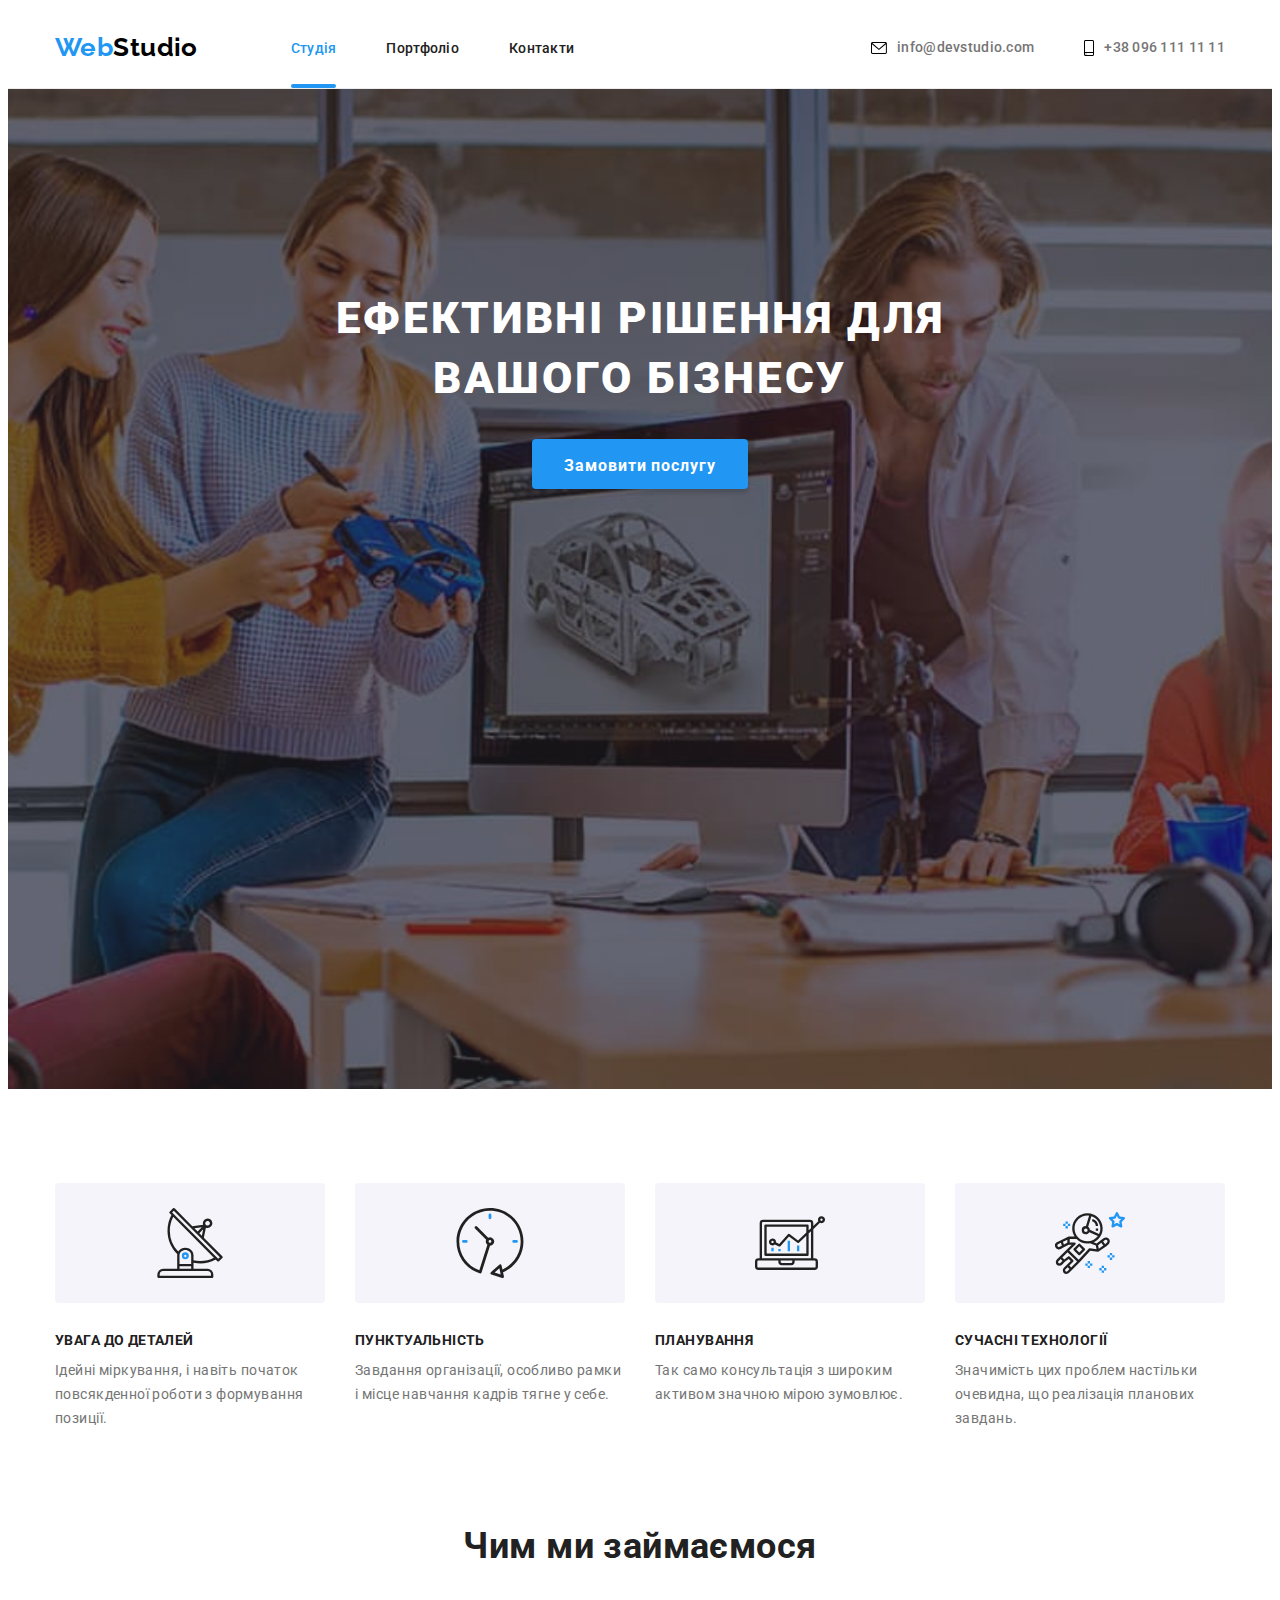
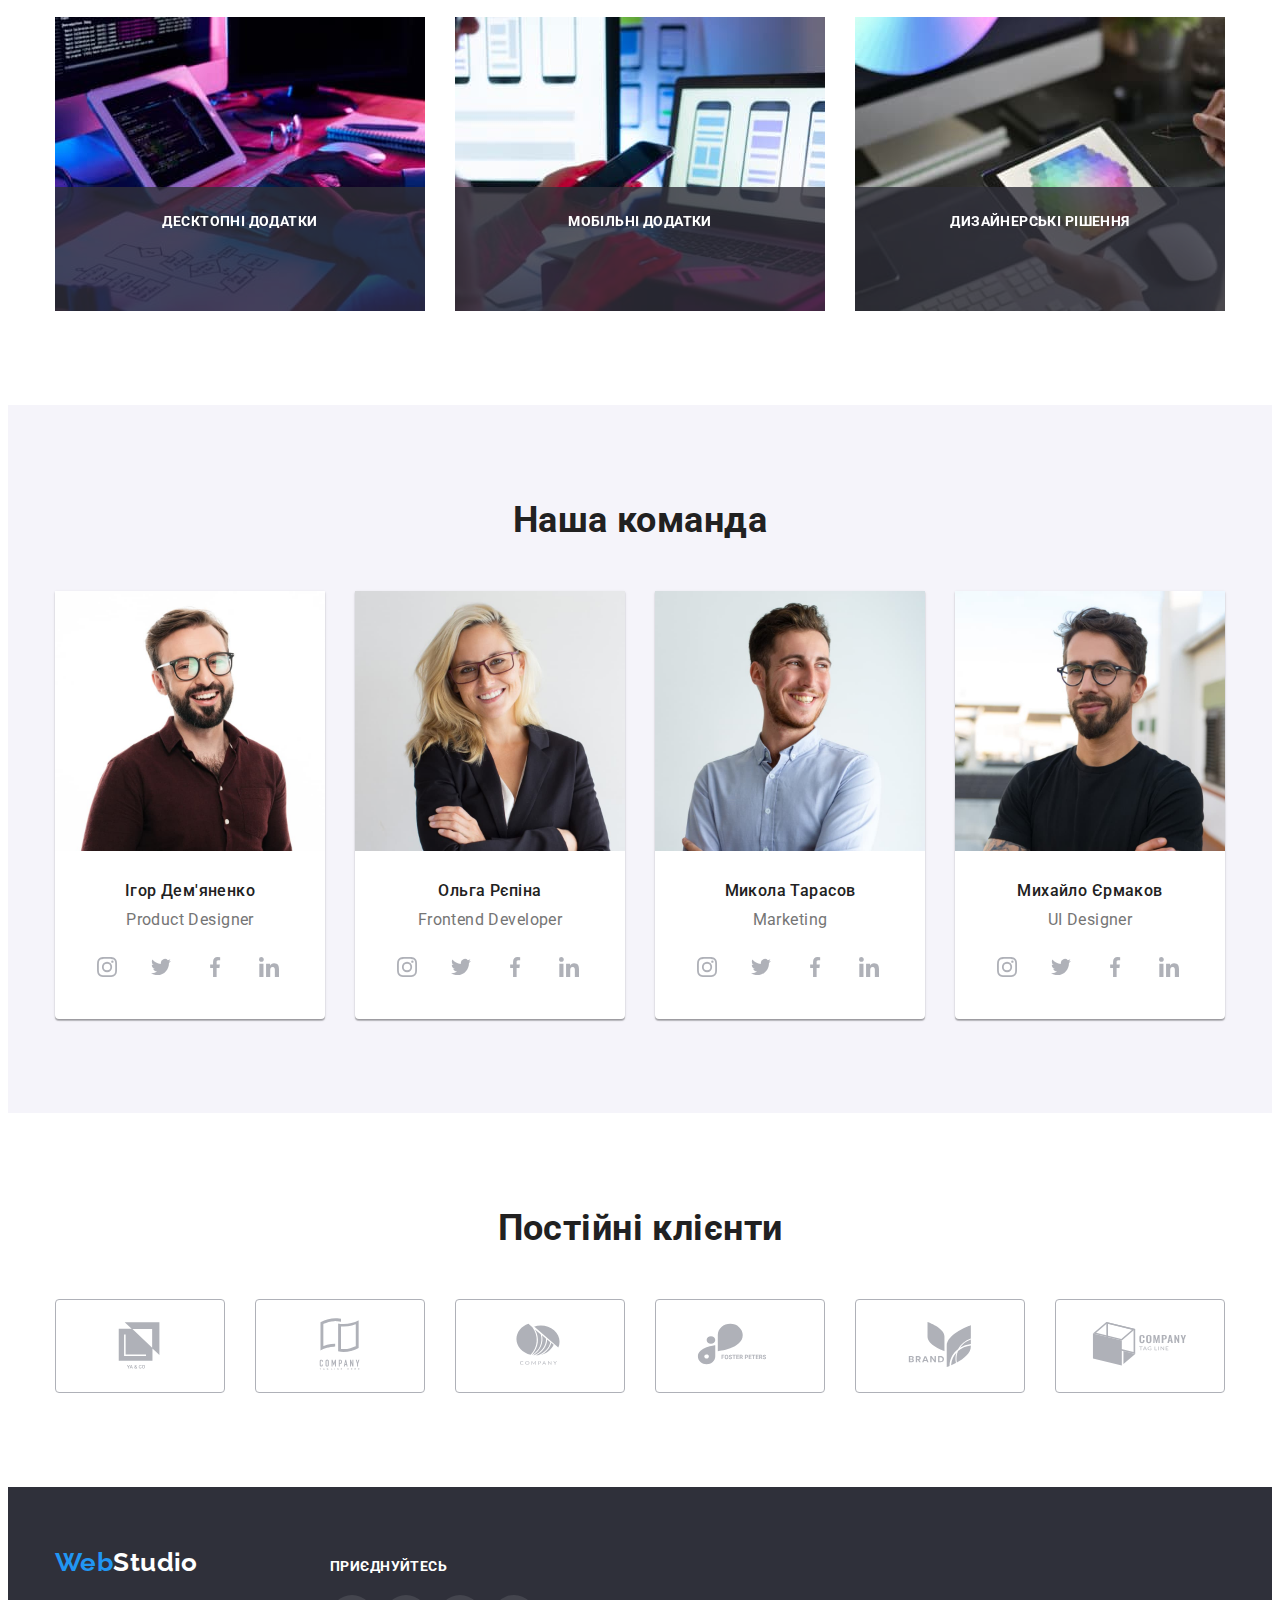
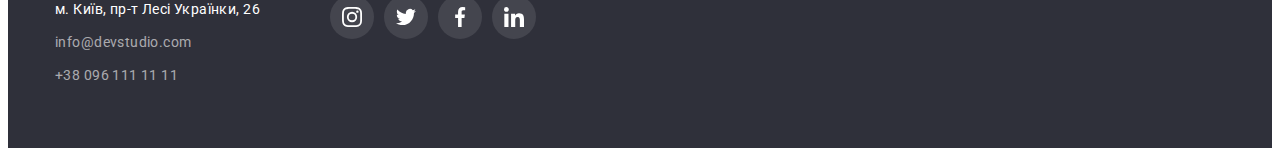
<file: index.html>
<!DOCTYPE html>
<html lang="uk">
  <head>
    <meta charset="UTF-8" />
    <meta http-equiv="X-UA-Compatible" content="IE=edge" />
    <meta name="viewport" content="width=device-width, initial-scale=1.0" />
    <link rel="preconnect" href="https://fonts.googleapis.com" />
    <link rel="preconnect" href="https://fonts.gstatic.com" crossorigin />
    <link
      href="https://fonts.googleapis.com/css2?family=Raleway:wght@700&family=Roboto:wght@400;500;700;900&display=swap"
      rel="stylesheet"
    />
    <link
      rel="stylesheet"
      href="https://cdnjs.cloudflare.com/ajax/libs/modern-normalize/1.1.0/modern-normalize.min.css"
      integrity="sha512-wpPYUAdjBVSE4KJnH1VR1HeZfpl1ub8YT/NKx4PuQ5NmX2tKuGu6U/JRp5y+Y8XG2tV+wKQpNHVUX03MfMFn9Q=="
      crossorigin="anonymous"
      referrerpolicy="no-referrer"
    />
    <link rel="stylesheet" href="./css/styles.css" />
    <title>Студія</title>
  </head>
  <body>
    <header class="header-border">
      <div class="container primary-nav">
        <nav class="main-nav">
          <a class="link logo" href="./index.html"
            >Web<span class="header-logo">Studio</span></a
          >
          <ul class="list list-nav">
            <li class="listnav-item">
              <a class="link header-nav active-nav" href="">Студія</a>
            </li>
            <li class="listnav-item">
              <a class="link header-nav" href="./portfolio.html">Портфоліо</a>
            </li>
            <li class="listnav-item">
              <a class="link header-nav" href="">Контакти</a>
            </li>
          </ul>
        </nav>

        <ul class="list list-contacts">
          <li class="listcontacts-item">
            <a class="link header-mail" href="mailto:info@devstudio.com">
              <svg class="header-mail-icon" width="16" height="12">
                <use href="./images/icons.svg#icon-envelope"></use>
              </svg>
              info@devstudio.com</a
            >
          </li>
          <li class="listcontacts-item">
            <a class="link header-tel" href="tel:+380961111111">
              <svg class="header-tel-icon" width="10" height="16">
                <use href="./images/icons.svg#icon-smartphone"></use>
              </svg>
              +38 096 111 11 11</a
            >
          </li>
        </ul>
      </div>
    </header>

    <main>
      <!-- секція Герой-->
      <section class="hero section">
        <div class="container">
          <h1 class="hero-title">Ефективні рішення для вашого бізнесу</h1>
          <button data-modal-open class="hero-button" type="button">
            Замовити послугу
          </button>
        </div>
        <!-- Modal window -->
        <div class="backdrop is-hidden" data-modal>
          <div class="modal">
            <div data-modal-close class="close-sign">
              <svg width="18" height="18">
                <use href="./images/icons.svg#icon-close"></use>
              </svg>
            </div>
          </div>
        </div>
        <!------------------>
      </section>
      <!-- секція без заголовку -->
      <section class="section">
        <div class="container">
          <h2 class="visually-hidden">Особливості</h2>
          <ul class="list features-list">
            <li class="features-item">
              <div class="features-svg">
                <svg width="70" height="70">
                  <use href="./images/icons.svg#icon-antenna"></use>
                </svg>
              </div>
              <h3 class="features-title">Увага до деталей</h3>
              <p class="features-text">
                Ідейні міркування, і навіть початок повсякденної роботи з
                формування позиції.
              </p>
            </li>
            <li class="features-item">
              <div class="features-svg">
                <svg width="70" height="70">
                  <use href="./images/icons.svg#icon-clock"></use>
                </svg>
              </div>
              <h3 class="features-title">Пунктуальність</h3>
              <p class="features-text">
                Завдання організації, особливо рамки і місце навчання кадрів
                тягне у себе.
              </p>
            </li>
            <li class="features-item">
              <div class="features-svg">
                <svg width="70" height="70">
                  <use href="./images/icons.svg#icon-diagram"></use>
                </svg>
              </div>
              <h3 class="features-title">Планування</h3>
              <p class="features-text">
                Так само консультація з широким активом значною мірою зумовлює.
              </p>
            </li>
            <li class="features-item">
              <div class="features-svg">
                <svg width="70" height="70">
                  <use href="./images/icons.svg#icon-astronaut"></use>
                </svg>
              </div>
              <h3 class="features-title">Сучасні технології</h3>
              <p class="features-text">
                Значимість цих проблем настільки очевидна, що реалізація
                планових завдань.
              </p>
            </li>
          </ul>
        </div>
      </section>
      <!-- секція Чим ми займаємося -->
      <section class="section applications">
        <div class="container">
          <h2 class="apps">Чим ми займаємося</h2>
          <ul class="list list-apps">
            <li class="apps-item">
              <div class="apps-main">
                <img
                  src="./images/img1.jpg"
                  alt="Десктопні додатки"
                  width="370"
                  height="294"
                />
                <div class="apps-box">
                  <h3 class="apps-text">Десктопні додатки</h3>
                </div>
              </div>
            </li>
            <li class="apps-item">
              <div class="apps-main">
                <img
                  src="./images/img2.jpg"
                  alt="Додатки для смартфонів"
                  width="370"
                  height="294"
                />
                <div class="apps-box">
                  <h3 class="apps-text">Мобільні додатки</h3>
                </div>
              </div>
            </li>
            <li class="apps-item">
              <div class="apps-main">
                <img
                  src="./images/img3.jpg"
                  alt="Додатки для планшетів"
                  width="370"
                  height="294"
                />
                <div class="apps-box">
                  <h3 class="apps-text">Дизайнерські рішення</h3>
                </div>
              </div>
            </li>
          </ul>
        </div>
      </section>
      <!-- секція Наша команда -->
      <section class="section team">
        <div class="container">
          <h2 class="team-title">Наша команда</h2>
          <ul class="list team-list">
            <li class="team-card">
              <img
                src="./images/photo1.jpg"
                alt="Фото"
                width="270"
                height="260"
              />
              <div class="team-description">
                <h3 class="team-member">Ігор Дем'яненко</h3>
                <p class="team-position" lang="en">Product Designer</p>

                <ul class="list social-list">
                  <li>
                    <a class="team-social-link" href="">
                      <svg width="20" height="20">
                        <use href="./images/icons.svg#icon-instagram"></use>
                      </svg>
                    </a>
                  </li>
                  <li>
                    <a class="team-social-link" href="">
                      <svg width="20" height="20">
                        <use href="./images/icons.svg#icon-twitter"></use>
                      </svg>
                    </a>
                  </li>
                  <li>
                    <a class="team-social-link" href="">
                      <svg width="20" height="20">
                        <use href="./images/icons.svg#icon-facebook"></use>
                      </svg>
                    </a>
                  </li>
                  <li>
                    <a class="team-social-link" href="">
                      <svg width="20" height="20">
                        <use href="./images/icons.svg#icon-linkedin"></use>
                      </svg>
                    </a>
                  </li>
                </ul>
              </div>
            </li>
            <li class="team-card">
              <img
                src="./images/photo2.jpg"
                alt="Фото"
                width="270"
                height="260"
              />
              <div class="team-description">
                <h3 class="team-member">Ольга Рєпіна</h3>
                <p class="team-position" lang="en">Frontend Developer</p>
                <ul class="list social-list">
                  <li>
                    <a class="team-social-link" href="">
                      <svg width="20" height="20">
                        <use href="./images/icons.svg#icon-instagram"></use>
                      </svg>
                    </a>
                  </li>
                  <li>
                    <a class="team-social-link" href="">
                      <svg width="20" height="20">
                        <use href="./images/icons.svg#icon-twitter"></use>
                      </svg>
                    </a>
                  </li>
                  <li>
                    <a class="team-social-link" href="">
                      <svg width="20" height="20">
                        <use href="./images/icons.svg#icon-facebook"></use>
                      </svg>
                    </a>
                  </li>
                  <li>
                    <a class="team-social-link" href="">
                      <svg width="20" height="20">
                        <use href="./images/icons.svg#icon-linkedin"></use>
                      </svg>
                    </a>
                  </li>
                </ul>
              </div>
            </li>
            <li class="team-card">
              <img
                src="./images/photo3.jpg"
                alt="Фото"
                width="270"
                height="260"
              />
              <div class="team-description">
                <h3 class="team-member">Микола Тарасов</h3>
                <p class="team-position" lang="en">Marketing</p>
                <ul class="list social-list">
                  <li>
                    <a class="team-social-link" href="">
                      <svg width="20" height="20">
                        <use href="./images/icons.svg#icon-instagram"></use>
                      </svg>
                    </a>
                  </li>
                  <li>
                    <a class="team-social-link" href="">
                      <svg width="20" height="20">
                        <use href="./images/icons.svg#icon-twitter"></use>
                      </svg>
                    </a>
                  </li>
                  <li>
                    <a class="team-social-link" href="">
                      <svg width="20" height="20">
                        <use href="./images/icons.svg#icon-facebook"></use>
                      </svg>
                    </a>
                  </li>
                  <li>
                    <a class="team-social-link" href="">
                      <svg width="20" height="20">
                        <use href="./images/icons.svg#icon-linkedin"></use>
                      </svg>
                    </a>
                  </li>
                </ul>
              </div>
            </li>
            <li class="team-card">
              <img
                src="./images/photo4.jpg"
                alt="Фото"
                width="270"
                height="260"
              />
              <div class="team-description">
                <h3 class="team-member">Михайло Єрмаков</h3>
                <p class="team-position" lang="en">UI Designer</p>
                <ul class="list social-list">
                  <li>
                    <a class="team-social-link" href="">
                      <svg width="20" height="20">
                        <use href="./images/icons.svg#icon-instagram"></use>
                      </svg>
                    </a>
                  </li>
                  <li>
                    <a class="team-social-link" href="">
                      <svg width="20" height="20">
                        <use href="./images/icons.svg#icon-twitter"></use>
                      </svg>
                    </a>
                  </li>
                  <li>
                    <a class="team-social-link" href="">
                      <svg width="20" height="20">
                        <use href="./images/icons.svg#icon-facebook"></use>
                      </svg>
                    </a>
                  </li>
                  <li>
                    <a class="team-social-link" href="">
                      <svg width="20" height="20">
                        <use href="./images/icons.svg#icon-linkedin"></use>
                      </svg>
                    </a>
                  </li>
                </ul>
              </div>
            </li>
          </ul>
        </div>
      </section>
      <!-- секція Постійні клієнти -->
      <section class="section">
        <div class="container">
          <h2 class="clients-title">Постійні клієнти</h2>
          <ul class="list clients-list">
            <li class="clients-item">
              <a href="">
                <svg class="clients-icon" width="106" height="60">
                  <use href="./images/icons.svg#icon-client1"></use>
                </svg>
              </a>
            </li>
            <li class="clients-item">
              <a href="">
                <svg class="clients-icon" width="106" height="60">
                  <use href="./images/icons.svg#icon-client2"></use>
                </svg>
              </a>
            </li>
            <li class="clients-item">
              <a href="">
                <svg class="clients-icon" width="106" height="60">
                  <use href="./images/icons.svg#icon-client3"></use>
                </svg>
              </a>
            </li>
            <li class="clients-item">
              <a href="">
                <svg class="clients-icon" width="106" height="60">
                  <use href="./images/icons.svg#icon-client4"></use>
                </svg>
              </a>
            </li>
            <li class="clients-item">
              <a href="">
                <svg class="clients-icon" width="106" height="60">
                  <use href="./images/icons.svg#icon-client5"></use>
                </svg>
              </a>
            </li>
            <li class="clients-item">
              <a href="">
                <svg class="clients-icon" width="106" height="60">
                  <use href="./images/icons.svg#icon-client6"></use>
                </svg>
              </a>
            </li>
          </ul>
        </div>
      </section>
    </main>

    <footer class="footer">
      <div class="container footer-blocks">
        <div class="address">
          <a class="link logo" href="./index.html"
            >Web<span class="footer-logo">Studio</span></a
          >
          <address>
            <ul class="list">
              <li>
                <a
                  class="link footer-adress"
                  href="https://goo.gl/maps/MHM2jNzYWEJxc3hFA"
                  target="_blank"
                  rel="noreferrer noopener"
                  >м. Київ, пр-т Лесі Українки, 26</a
                >
              </li>
              <li>
                <a class="link footer-mail" href="mailto:info@devstudio.com"
                  >info@devstudio.com</a
                >
              </li>
              <li>
                <a class="link footer-tel" href="tel:+380961111111"
                  >+38 096 111 11 11</a
                >
              </li>
            </ul>
          </address>
        </div>
        <div class="social-links">
          <h2 class="social">Приєднуйтесь</h2>
          <ul class="list social-list">
            <li>
              <a class="footer-social-link" href="">
                <svg width="20" height="20">
                  <use href="./images/icons.svg#icon-instagram"></use>
                </svg>
              </a>
            </li>
            <li>
              <a class="footer-social-link" href="">
                <svg width="20" height="20">
                  <use href="./images/icons.svg#icon-twitter"></use>
                </svg>
              </a>
            </li>
            <li>
              <a class="footer-social-link" href="">
                <svg width="20" height="20">
                  <use href="./images/icons.svg#icon-facebook"></use>
                </svg>
              </a>
            </li>
            <li>
              <a class="footer-social-link" href="">
                <svg width="20" height="20">
                  <use href="./images/icons.svg#icon-linkedin"></use>
                </svg>
              </a>
            </li>
          </ul>
        </div>
      </div>
    </footer>
    <script src="./js/modal.js"></script>
  </body>
</html>
</file>
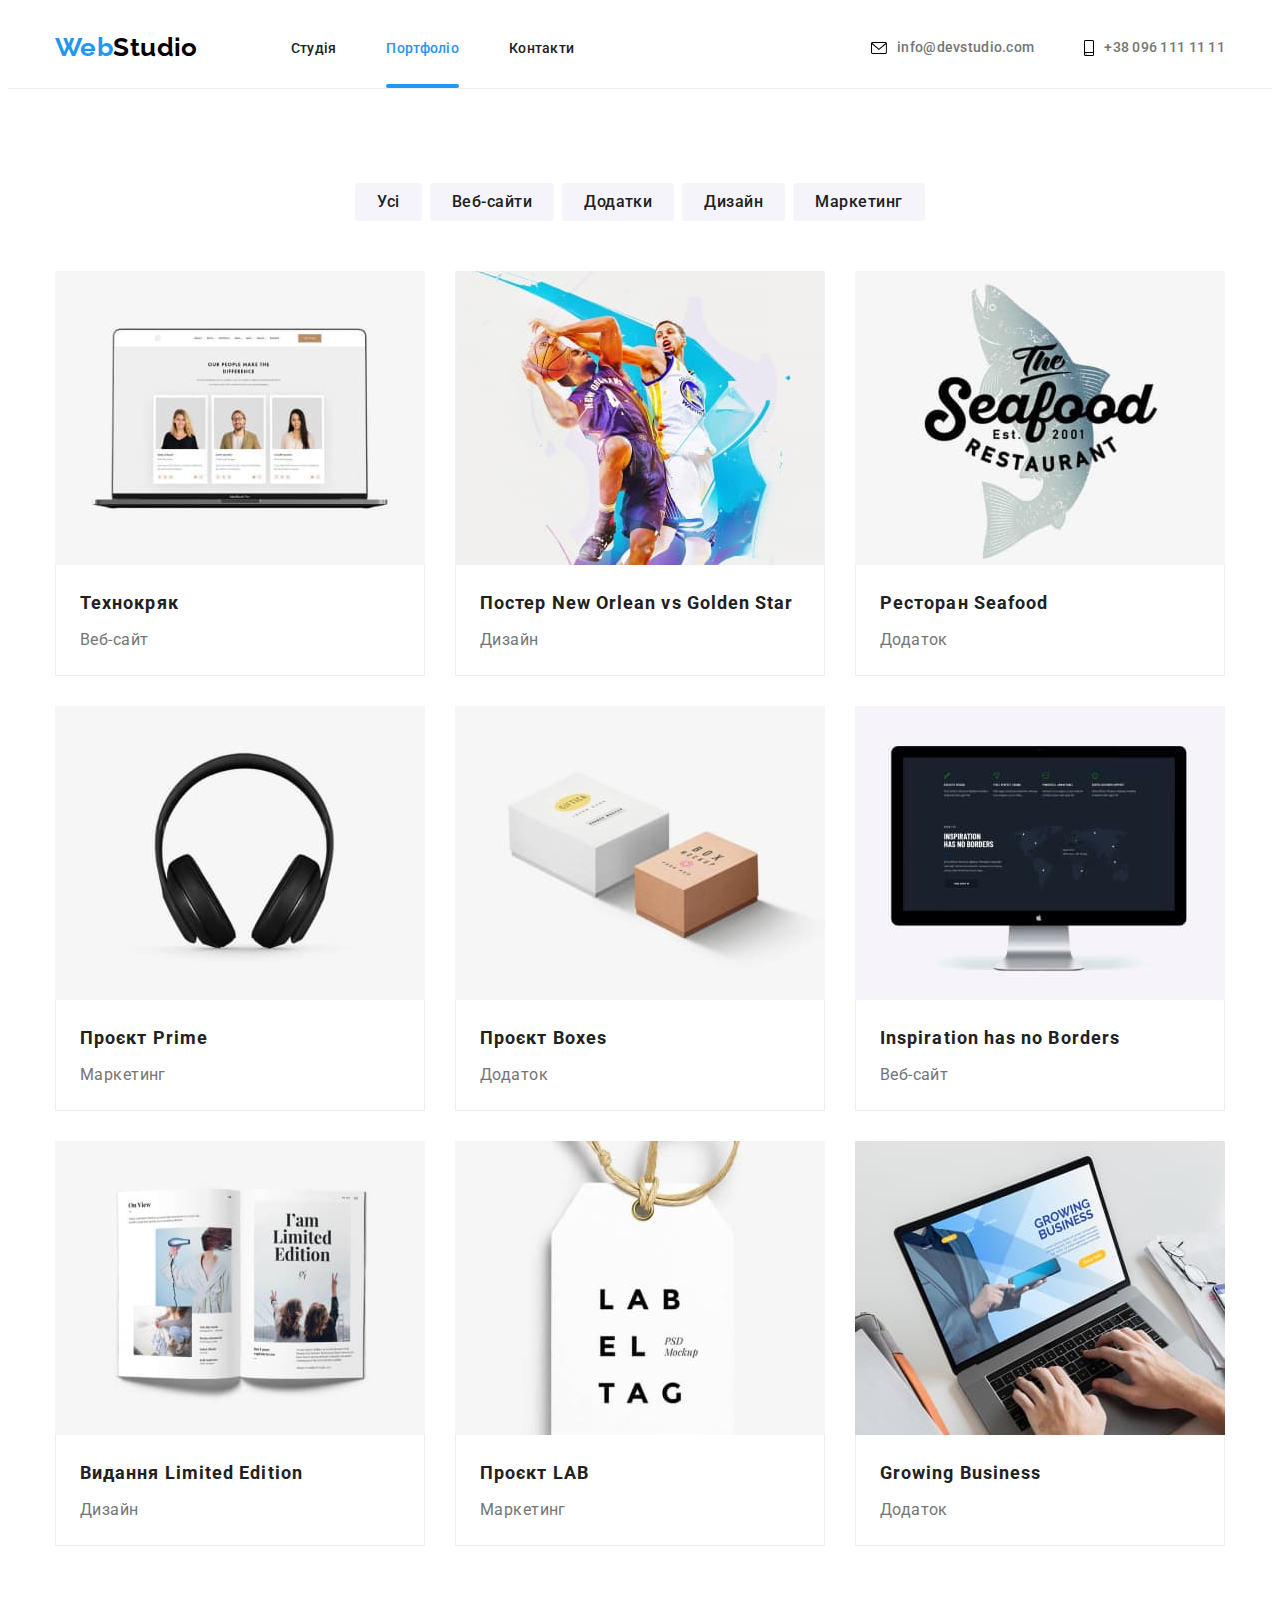
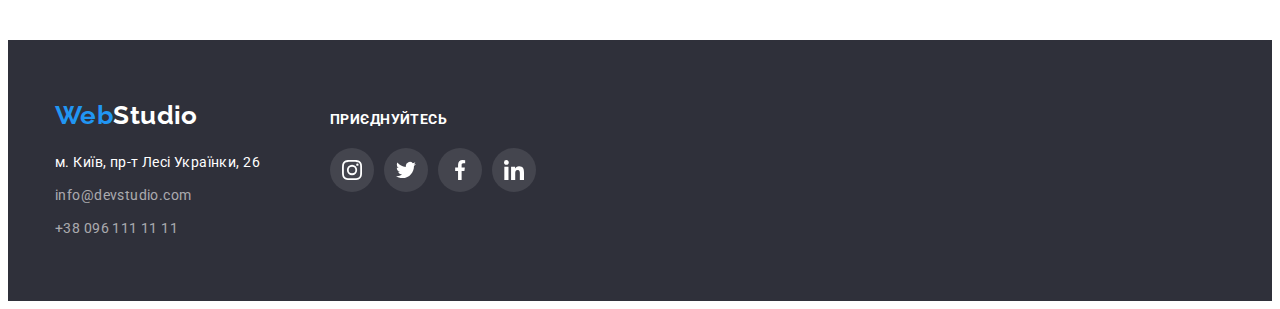
<file: portfolio.html>
<!DOCTYPE html>
<html lang="uk">
  <head>
    <meta charset="UTF-8" />
    <meta http-equiv="X-UA-Compatible" content="IE=edge" />
    <meta name="viewport" content="width=device-width, initial-scale=1.0" />
    <link rel="preconnect" href="https://fonts.googleapis.com" />
    <link rel="preconnect" href="https://fonts.gstatic.com" crossorigin />
    <link
      href="https://fonts.googleapis.com/css2?family=Raleway:wght@700&family=Roboto:wght@400;500;700;900&display=swap"
      rel="stylesheet"
    />
    <link
      rel="stylesheet"
      href="https://cdnjs.cloudflare.com/ajax/libs/modern-normalize/1.1.0/modern-normalize.min.css"
      integrity="sha512-wpPYUAdjBVSE4KJnH1VR1HeZfpl1ub8YT/NKx4PuQ5NmX2tKuGu6U/JRp5y+Y8XG2tV+wKQpNHVUX03MfMFn9Q=="
      crossorigin="anonymous"
      referrerpolicy="no-referrer"
    />
    <link rel="stylesheet" href="./css/styles.css" />
    <title>Портфоліо</title>
  </head>
  <body>
    <header class="header-border">
      <div class="container primary-nav">
        <nav class="main-nav">
          <a class="link logo" href="./index.html"
            >Web<span class="header-logo">Studio</span></a
          >
          <ul class="list list-nav">
            <li class="listnav-item">
              <a class="link header-nav" href="./index.html">Студія</a>
            </li>
            <li class="listnav-item">
              <a class="link header-nav active-nav" href="">Портфоліо</a>
            </li>
            <li class="listnav-item">
              <a class="link header-nav" href="">Контакти</a>
            </li>
          </ul>
        </nav>

        <ul class="list list-contacts">
          <li class="listcontacts-item">
            <a class="link header-mail" href="mailto:info@devstudio.com">
              <svg class="header-mail-icon" width="16" height="12">
                <use href="./images/icons.svg#icon-envelope"></use>
              </svg>
              info@devstudio.com</a
            >
          </li>
          <li class="listcontacts-item">
            <a class="link header-tel" href="tel:+380961111111">
              <svg class="header-tel-icon" width="10" height="16">
                <use href="./images/icons.svg#icon-smartphone"></use>
              </svg>
              +38 096 111 11 11</a
            >
          </li>
        </ul>
      </div>
    </header>

    <main>
      <section class="section">
        <div class="container">
          <h1 class="visually-hidden">Портфоліо</h1>
          <ul class="list filter">
            <li class="filter-item">
              <button class="filter-button all-button" type="button">
                Усі
              </button>
            </li>
            <li class="filter-item">
              <button class="filter-button site-button" type="button">
                Веб-сайти
              </button>
            </li>
            <li class="filter-item">
              <button class="filter-button apps-button" type="button">
                Додатки
              </button>
            </li>
            <li class="filter-item">
              <button class="filter-button design-button" type="button">
                Дизайн
              </button>
            </li>
            <li class="filter-item">
              <button class="filter-button marketing-button" type="button">
                Маркетинг
              </button>
            </li>
          </ul>

          <ul class="list product">
            <li class="product-item">
              <a class="link product-link" href="">
                <div class="product-description">
                  <img
                    src="./images/portfolio/product1.jpg"
                    alt="Сторінка"
                    width="370"
                    height="294"
                  />
                  <div class="description">
                    <p class="description-text">
                      Ресурс пропонує комплексні пропозиції з різним рівнем
                      функціоналу та сервісів. Все це дозволить відвідувачу
                      отримати вичерпні відомості про компанію чи приватну
                      особу.
                    </p>
                  </div>
                </div>
                <div class="product-border">
                  <h2 class="product-title">Технокряк</h2>
                  <p class="product-text">Веб-сайт</p>
                </div>
              </a>
            </li>
            <li class="product-item">
              <a class="link product-link" href="">
                <div class="product-description">
                  <img
                    src="./images/portfolio/product2.jpg"
                    alt="Баскетболісти"
                    width="370"
                    height="294"
                  />
                  <div class="description">
                    <p class="description-text">
                      Ресурс пропонує комплексні пропозиції з різним рівнем
                      функціоналу та сервісів. Все це дозволить відвідувачу
                      отримати вичерпні відомості про компанію чи приватну
                      особу.
                    </p>
                  </div>
                </div>
                <div class="product-border">
                  <h2 class="product-title">
                    Постер New Orlean vs Golden Star
                  </h2>
                  <p class="product-text">Дизайн</p>
                </div>
              </a>
            </li>
            <li class="product-item">
              <a class="link product-link" href="">
                <div class="product-description">
                  <img
                    src="./images/portfolio/product3.jpg"
                    alt="Риба"
                    width="370"
                    height="294"
                  />
                  <div class="description">
                    <p class="description-text">
                      Ресурс пропонує комплексні пропозиції з різним рівнем
                      функціоналу та сервісів. Все це дозволить відвідувачу
                      отримати вичерпні відомості про компанію чи приватну
                      особу.
                    </p>
                  </div>
                </div>
                <div class="product-border">
                  <h2 class="product-title">Ресторан Seafood</h2>
                  <p class="product-text">Додаток</p>
                </div>
              </a>
            </li>
            <li class="product-item">
              <a class="link product-link" href="">
                <div class="product-description">
                  <img
                    src="./images/portfolio/product4.jpg"
                    alt="Навушники"
                    width="370"
                    height="294"
                  />
                  <div class="description">
                    <p class="description-text">
                      Ресурс пропонує комплексні пропозиції з різним рівнем
                      функціоналу та сервісів. Все це дозволить відвідувачу
                      отримати вичерпні відомості про компанію чи приватну
                      особу.
                    </p>
                  </div>
                </div>
                <div class="product-border">
                  <h2 class="product-title">Проєкт Prime</h2>
                  <p class="product-text">Маркетинг</p>
                </div>
              </a>
            </li>
            <li class="product-item">
              <a class="link product-link" href="">
                <div class="product-description">
                  <img
                    src="./images/portfolio/product5.jpg"
                    alt="Дві коробки"
                    width="370"
                    height="294"
                  />
                  <div class="description">
                    <p class="description-text">
                      Ресурс пропонує комплексні пропозиції з різним рівнем
                      функціоналу та сервісів. Все це дозволить відвідувачу
                      отримати вичерпні відомості про компанію чи приватну
                      особу.
                    </p>
                  </div>
                </div>
                <div class="product-border">
                  <h2 class="product-title">Проєкт Boxes</h2>
                  <p class="product-text">Додаток</p>
                </div>
              </a>
            </li>
            <li class="product-item">
              <a class="link product-link" href="">
                <div class="product-description">
                  <img
                    src="./images/portfolio/product6.jpg"
                    alt="Сторінка"
                    width="370"
                    height="294"
                  />
                  <div class="description">
                    <p class="description-text">
                      Ресурс пропонує комплексні пропозиції з різним рівнем
                      функціоналу та сервісів. Все це дозволить відвідувачу
                      отримати вичерпні відомості про компанію чи приватну
                      особу.
                    </p>
                  </div>
                </div>
                <div class="product-border">
                  <h2 class="product-title">Inspiration has no Borders</h2>
                  <p class="product-text">Веб-сайт</p>
                </div>
              </a>
            </li>
            <li class="product-item">
              <a class="link product-link" href="">
                <div class="product-description">
                  <img
                    src="./images/portfolio/product7.jpg"
                    alt="Книга"
                    width="370"
                    height="294"
                  />
                  <div class="description">
                    <p class="description-text">
                      Ресурс пропонує комплексні пропозиції з різним рівнем
                      функціоналу та сервісів. Все це дозволить відвідувачу
                      отримати вичерпні відомості про компанію чи приватну
                      особу.
                    </p>
                  </div>
                </div>
                <div class="product-border">
                  <h2 class="product-title">Видання Limited Edition</h2>
                  <p class="product-text">Дизайн</p>
                </div>
              </a>
            </li>
            <li class="product-item">
              <a class="link product-link" href="">
                <div class="product-description">
                  <img
                    src="./images/portfolio/product8.jpg"
                    alt="Ярлик"
                    width="370"
                    height="294"
                  />
                  <div class="description">
                    <p class="description-text">
                      Ресурс пропонує комплексні пропозиції з різним рівнем
                      функціоналу та сервісів. Все це дозволить відвідувачу
                      отримати вичерпні відомості про компанію чи приватну
                      особу.
                    </p>
                  </div>
                </div>
                <div class="product-border">
                  <h2 class="product-title">Проєкт LAB</h2>
                  <p class="product-text">Маркетинг</p>
                </div>
              </a>
            </li>
            <li class="product-item">
              <a class="link product-link" href="">
                <div class="product-description">
                  <img
                    src="./images/portfolio/product9.jpg"
                    alt="Ноутбук"
                    width="370"
                    height="294"
                  />
                  <div class="description">
                    <p class="description-text">
                      Ресурс пропонує комплексні пропозиції з різним рівнем
                      функціоналу та сервісів. Все це дозволить відвідувачу
                      отримати вичерпні відомості про компанію чи приватну
                      особу.
                    </p>
                  </div>
                </div>
                <div class="product-border">
                  <h2 class="product-title">Growing Business</h2>
                  <p class="product-text">Додаток</p>
                </div>
              </a>
            </li>
          </ul>
        </div>
      </section>
    </main>

    <footer class="footer">
      <div class="container footer-blocks">
        <div class="address">
          <a class="link logo" href="./index.html"
            >Web<span class="footer-logo">Studio</span></a
          >
          <address>
            <ul class="list">
              <li>
                <a
                  class="link footer-adress"
                  href="https://goo.gl/maps/MHM2jNzYWEJxc3hFA"
                  target="_blank"
                  rel="noreferrer noopener"
                  >м. Київ, пр-т Лесі Українки, 26</a
                >
              </li>
              <li>
                <a class="link footer-mail" href="mailto:info@devstudio.com"
                  >info@devstudio.com</a
                >
              </li>
              <li>
                <a class="link footer-tel" href="tel:+380961111111"
                  >+38 096 111 11 11</a
                >
              </li>
            </ul>
          </address>
        </div>
        <div class="social-links">
          <h2 class="social">Приєднуйтесь</h2>
          <ul class="list social-list">
            <li>
              <a class="footer-social-link" href="">
                <svg width="20" height="20">
                  <use href="./images/icons.svg#icon-instagram"></use>
                </svg>
              </a>
            </li>
            <li>
              <a class="footer-social-link" href="">
                <svg width="20" height="20">
                  <use href="./images/icons.svg#icon-twitter"></use>
                </svg>
              </a>
            </li>
            <li>
              <a class="footer-social-link" href="">
                <svg width="20" height="20">
                  <use href="./images/icons.svg#icon-facebook"></use>
                </svg>
              </a>
            </li>
            <li>
              <a class="footer-social-link" href="">
                <svg width="20" height="20">
                  <use href="./images/icons.svg#icon-linkedin"></use>
                </svg>
              </a>
            </li>
          </ul>
        </div>
      </div>
    </footer>
  </body>
</html>
</file>
<file: css/styles.css>
:root {
  --primary-text-color: #212121;
  --secondery-text-color: #757575;
  --herobtntext-primbgd-color: #ffffff;
  --footer-mail-tel-color: rgba(255, 255, 255, 0.6);

  --hero-footer-bgd-color: #2f303a;
  --filter-btn-bgd-color: #f5f4fa;
  --btnbgd-linkactive-color: #2196f3;
  --btnhero-activebgd-color: #188ce8;
}

body {
  font-family: "Roboto", sans-serif;
  color: var(--primary-text-color);
  background-color: var(--herobtntext-primbgd-color);
  font-size: 14px;
  letter-spacing: 0.03em;
}

.list {
  list-style: none;
  padding: 0;
  margin: 0;
}

.link {
  text-decoration: none;
}

img {
  display: block;
  max-width: 100%;
}

.container {
  box-sizing: border-box;
  width: 1200px;
  padding-left: 15px;
  padding-right: 15px;
  margin-left: auto;
  margin-right: auto;
  text-align: center;
}

.section {
  padding-top: 94px;
  padding-bottom: 94px;
}

/* -------------------------Header------------------ */
.header-border {
  border-bottom: 1px solid #ececec;
}

.primary-nav {
  display: flex;
  align-items: center;
}

.main-nav {
  display: flex;
  align-items: center;
}

.logo {
  padding-top: 24px;
  padding-bottom: 25px;

  font-family: "Raleway", sans-serif;
  font-weight: 700;
  font-size: 26px;
  line-height: 1.19;
  color: var(--btnbgd-linkactive-color);
}

.header-logo {
  color: #000000;
}

.list-nav {
  display: flex;
  margin-left: 93px;
}

.list-nav .listnav-item + .listnav-item {
  margin-left: 50px;
}

.header-nav {
  padding: 32px 0;
  font-weight: 500;
  line-height: 1.14;
  letter-spacing: 0.02em;
  color: var(--primary-text-color);

  transition: color 250ms cubic-bezier(0.4, 0, 0.2, 1);
}

.active-nav {
  position: relative;
  color: var(--btnbgd-linkactive-color);
}

.active-nav::after {
  position: absolute;
  left: 0;
  bottom: 0;
  content: "";
  width: 100%;
  height: 4px;
  border-radius: 2px;
  background-color: var(--btnbgd-linkactive-color);
}

.header-nav:hover,
.header-nav:focus {
  color: var(--btnbgd-linkactive-color);
}

.list-contacts {
  display: flex;
  margin-left: auto;
}

.list-contacts .listcontacts-item + .listcontacts-item {
  margin-left: 50px;
}

.header-tel,
.header-mail {
  display: flex;
  align-items: center;
  padding: 32px 0;
  font-weight: 500;
  line-height: 1.14;
  letter-spacing: 0.02em;
  color: var(--secondery-text-color);

  transition: color 250ms cubic-bezier(0.4, 0, 0.2, 1);
}

.header-mail-icon,
.header-tel-icon {
  margin-right: 10px;
  transition: fill 250ms cubic-bezier(0.4, 0, 0.2, 1);
}

.header-tel:hover,
.header-tel:focus,
.header-mail:hover,
.header-mail:focus {
  color: var(--btnbgd-linkactive-color);
  fill: var(--btnbgd-linkactive-color);
}

/* ------------------------Main ---------------------*/
/* Hero */
.hero {
  padding-top: 200px;
  padding-bottom: 200px;
  background-color: var(--hero-footer-bgd-color);

  max-width: 1600px;
  height: 600px;
  margin-left: auto;
  margin-right: auto;
  background-image: linear-gradient(
      to right,
      rgba(47, 48, 58, 0.4),
      rgba(47, 48, 58, 0.4)
    ),
    url("../images/hero-bgd.jpg");
  background-repeat: no-repeat;
  background-position: center;
  background-size: cover;
}

.hero-title {
  padding-bottom: 30px;
  max-width: 696px;
  display: block;
  margin-left: auto;
  margin-right: auto;

  font-weight: 900;
  font-size: 44px;
  line-height: 1.36;
  letter-spacing: 0.06em;
  text-transform: uppercase;

  color: var(--herobtntext-primbgd-color);

  margin-top: 0;
  margin-bottom: 0;
}

.hero-button {
  box-sizing: border-box;
  display: block;
  margin-left: auto;
  margin-right: auto;

  min-width: 216px;
  height: 50px;
  padding: 10px 10px;
  font-family: inherit;
  font-weight: 700;
  font-size: 16px;
  line-height: 1.88;
  letter-spacing: 0.06em;
  color: var(--herobtntext-primbgd-color);
  background-color: var(--btnbgd-linkactive-color);
  box-shadow: 0px 4px 4px rgba(0, 0, 0, 0.15);
  border-radius: 4px;
  border-color: transparent;

  transition: background 250ms cubic-bezier(0.4, 0, 0.2, 1);
}

.hero-button:hover,
.hero-button:focus {
  background: var(--btnhero-activebgd-color);
}

/* ---Modal---- */

.backdrop {
  position: fixed;
  top: 0;
  left: 0;
  width: 100%;
  height: 100%;
  background-color: rgba(0, 0, 0, 0.2);

  opacity: 1;
  transition: opacity 250ms cubic-bezier(0.4, 0, 0.2, 1);
}

.backdrop.is-hidden {
  opacity: 0;
  pointer-events: none;
}

.backdrop.is-hidden .modal {
  transform: translate(-50%, -50%) scale(0.5);
}

.modal {
  position: absolute;
  top: 50%;
  left: 50%;

  min-width: 528px;
  min-height: 521px;

  background-color: #ffffff;
  box-shadow: 0px 1px 3px rgba(0, 0, 0, 0.12), 0px 1px 1px rgba(0, 0, 0, 0.14),
    0px 2px 1px rgba(0, 0, 0, 0.2);
  border-radius: 4px;

  padding-top: 8px;

  transform: translate(-50%, -50%) scale(1);
  transition: transform 250ms cubic-bezier(0.4, 0, 0.2, 1);
}

.close-sign {
  display: flex;
  align-items: center;
  justify-content: center;

  width: 30px;
  height: 30px;
  border-radius: 50%;
  border: 1px solid rgba(0, 0, 0, 0.1);

  margin-left: 490px;

  cursor: pointer;

  transition: fill 250ms cubic-bezier(0.4, 0, 0.2, 1);
}

.close-sign:hover,
.close-sign:focus {
  fill: var(--btnbgd-linkactive-color);
}
/* ---Features ---*/

/* ------------hidden title------------ */
.visually-hidden {
  position: absolute;
  width: 1px;
  height: 1px;
  margin: -1px;
  border: 0;
  padding: 0;
  white-space: nowrap;
  clip-path: inset(100%);
  clip: rect(0 0 0 0);
  overflow: hidden;
}
/* ------------hidden title------------ */
.features-svg {
  display: flex;
  height: 120px;
  background-color: #f5f4fa;
  border-radius: 4px;
  align-items: center;
  justify-content: center;
  margin-bottom: 30px;
}

.features-list {
  display: flex;
  gap: 30px;
}

.features-item {
  width: calc((100% - 90px) / 4);
}

.features-title {
  text-align: left;
  font-weight: 700;
  font-size: 14px;
  line-height: 1.14;
  text-transform: uppercase;

  margin-top: 0;
  margin-bottom: 10px;
}

.features-text {
  text-align: left;
  line-height: 1.71;
  color: var(--secondery-text-color);
  margin-top: 0;
  margin-bottom: 0;
}

/* -------Applications------------ */
.applications {
  padding-top: 0;
}

.list-apps {
  display: flex;
  gap: 30px;
}

.apps-item {
  width: calc((100% - 60px) / 3);
}

.apps,
.team-title,
.clients-title {
  font-weight: 700;
  font-size: 36px;
  line-height: 1.17;
  text-align: center;

  margin-top: 0;
  margin-bottom: 50px;
}

.apps-main {
  position: relative;
}

.apps-box {
  position: absolute;
  bottom: 0;
  right: 0;
  width: 100%;
  height: 70px;
  padding-top: 27px;
  padding-bottom: 27px;
  background-color: rgba(47, 48, 58, 0.8);
}

.apps-text {
  margin-top: 0;
  margin-bottom: 0;
  font-weight: 700;
  font-size: 14px;
  line-height: 1.14;
  text-align: center;
  letter-spacing: 0.03em;
  text-transform: uppercase;
  color: #ffffff;
}

/*------------ Team--------------------- */

.team,
.clients {
  background-color: var(--filter-btn-bgd-color);
}

.team-list {
  display: flex;
  gap: 30px;
}

.team-card {
  width: calc((100% - 90px) / 4);

  box-shadow: 0px 1px 3px rgba(0, 0, 0, 0.12), 0px 1px 1px rgba(0, 0, 0, 0.14),
    0px 2px 1px rgba(0, 0, 0, 0.2);
  border-radius: 0px 0px 4px 4px;

  background-color: var(--herobtntext-primbgd-color);
}

.team-description {
  padding: 30px;
}

.team-member {
  font-weight: 500;
  font-size: 16px;
  line-height: 1.19;

  margin-top: 0;
  margin-bottom: 10px;
}

.team-position {
  font-size: 16px;
  line-height: 1.19;
  color: var(--secondery-text-color);

  margin-top: 0;
  margin-bottom: 16px;
}

.social-list {
  display: flex;
  gap: 10px;
}

.team-social-link {
  display: flex;
  width: 44px;
  height: 44px;
  border-radius: 50%;
  align-items: center;
  justify-content: center;
  fill: #afb1b8;

  transition: background-color 250ms cubic-bezier(0.4, 0, 0.2, 1),
    fill 250ms cubic-bezier(0.4, 0, 0.2, 1);
}

.team-social-link:hover,
.team-social-link:focus {
  background-color: var(--btnbgd-linkactive-color);
  fill: var(--herobtntext-primbgd-color);
}

/*--------------- Clients------------- */

.clients-list {
  display: flex;
  gap: 30px;
}

.clients-item {
  display: flex;
  width: calc((100% - 150px) / 6);
  height: 92px;
  border: 1px solid #afb1b8;
  border-radius: 4px;
  align-items: center;
  justify-content: center;
  cursor: pointer;

  transition: border 250ms cubic-bezier(0.4, 0, 0.2, 1),
    transform 250ms cubic-bezier(0.4, 0, 0.2, 1);
}

.clients-icon {
  fill: #afb1b8;

  transition: fill 250ms cubic-bezier(0.4, 0, 0.2, 1);
}

.clients-item:hover,
.clients-item:focus {
  border: 1px solid var(--btnbgd-linkactive-color);
}

.clients-item:hover .clients-icon,
.clients-item:focus .clients-icon {
  fill: var(--btnbgd-linkactive-color);
}

/* ------------------------Footer--------------------- */
.footer {
  padding-top: 60px;
  padding-bottom: 60px;
  background-color: var(--hero-footer-bgd-color);
}

.footer-blocks {
  display: flex;
  align-items: baseline;
  gap: 70px;
}

.footer .container {
  text-align: left;
}

.footer .logo {
  display: inline-block;
  padding-top: 0;
  padding-bottom: 0;
  margin-bottom: 20px;
}

.footer-logo {
  color: var(--herobtntext-primbgd-color);
}

.footer-adress {
  display: inline-block;
  margin-bottom: 9px;
  font-style: normal;
  line-height: 1.71;
  color: var(--herobtntext-primbgd-color);

  transition: color 250ms cubic-bezier(0.4, 0, 0.2, 1);
}

.footer-mail,
.footer-tel {
  font-style: normal;
  line-height: 1.71;
  color: var(--footer-mail-tel-color);

  transition: color 250ms cubic-bezier(0.4, 0, 0.2, 1);
}

.footer-adress:hover,
.footer-adress:focus,
.footer-mail:hover,
.footer-mail:focus,
.footer-tel:hover,
.footer-tel:focus {
  color: var(--btnbgd-linkactive-color);
}

.footer-mail {
  display: inline-block;
  margin-bottom: 9px;
}

.social {
  font-style: normal;
  font-weight: 700;
  font-size: 14px;
  line-height: 1.14;
  letter-spacing: 0.03em;
  text-transform: uppercase;
  color: var(--herobtntext-primbgd-color);
  margin-top: 0;
  margin-bottom: 20px;
}

.footer-social-link {
  display: flex;
  width: 44px;
  height: 44px;
  background-color: rgba(255, 255, 255, 0.1);
  border-radius: 50%;
  align-items: center;
  justify-content: center;
  fill: var(--herobtntext-primbgd-color);

  transition: background-color 250ms cubic-bezier(0.4, 0, 0.2, 1);
}

.footer-social-link:hover,
.footer-social-link:focus {
  background-color: var(--btnbgd-linkactive-color);
}

/* -------------------------------------------------- */
/* Portfolio.html */
/* -------------------------------------------------- */

/* Main */

.filter {
  display: flex;
  justify-content: center;
  gap: 8px;
  margin-bottom: 50px;
}

.filter-button {
  padding: 6px 22px;

  font-family: inherit;
  font-weight: 500;
  font-size: 16px;
  line-height: 1.62;
  text-align: center;
  letter-spacing: 0.03em;
  color: var(--primary-text-color);

  height: 38px;
  background: var(--filter-btn-bgd-color);
  border: none;
  border-radius: 4px;

  cursor: pointer;

  transition: background 250ms cubic-bezier(0.4, 0, 0.2, 1),
    box-shadow 250ms cubic-bezier(0.4, 0, 0.2, 1),
    color 250ms cubic-bezier(0.4, 0, 0.2, 1);
}

.filter-button:hover {
  background: var(--btnbgd-linkactive-color);
  box-shadow: 0px 3px 1px rgba(0, 0, 0, 0.1), 0px 1px 2px rgba(0, 0, 0, 0.08),
    0px 2px 2px rgba(0, 0, 0, 0.12);
  color: var(--herobtntext-primbgd-color);
}

.product {
  display: flex;
  flex-wrap: wrap;
  gap: 30px;
}

.product-link {
  transition: border 250ms cubic-bezier(0.4, 0, 0.2, 1),
    box-shadow 250ms cubic-bezier(0.4, 0, 0.2, 1);
}

.product-item {
  width: calc((100% - 60px) / 3);
}

.product-link:hover,
.product-link:focus {
  display: block;
  background: #ffffff;
  border: 1px solid #eeeeee;
  box-shadow: 0px 1px 1px rgba(0, 0, 0, 0.12), 0px 4px 4px rgba(0, 0, 0, 0.06),
    1px 4px 6px rgba(0, 0, 0, 0.16);
}

.product-link:hover .description {
  transform: translateY(-100%);
}

.product-description {
  position: relative;
  overflow: hidden;
}

.description {
  position: absolute;
  top: 100%;
  left: 0;
  padding: 63px 24px;
  width: 370px;
  height: 294px;
  background-color: rgba(33, 150, 243, 0.9);

  transition: transform 250ms cubic-bezier(0.4, 0, 0.2, 1);
}

.description-text {
  margin-top: 0;
  margin-bottom: 0;
  font-family: "Roboto";
  font-style: normal;
  font-weight: 400;
  font-size: 18px;
  line-height: 1.56;
  letter-spacing: 0.03em;
  text-align: left;
  color: #ffffff;
}

.product-title {
  font-weight: 700;
  font-size: 18px;
  line-height: 2;
  letter-spacing: 0.06em;
  color: var(--primary-text-color);
  margin-top: 0;
  margin-bottom: 4px;
  text-align: left;
}

.product-text {
  font-size: 16px;
  line-height: 1.88;
  color: var(--secondery-text-color);
  margin-top: 0;
  margin-bottom: 0;
  text-align: left;
}

.product-border {
  padding: 20px 24px;
  border-right: 1px solid #eeeeee;
  border-bottom: 1px solid #eeeeee;
  border-left: 1px solid #eeeeee;
}
</file>
